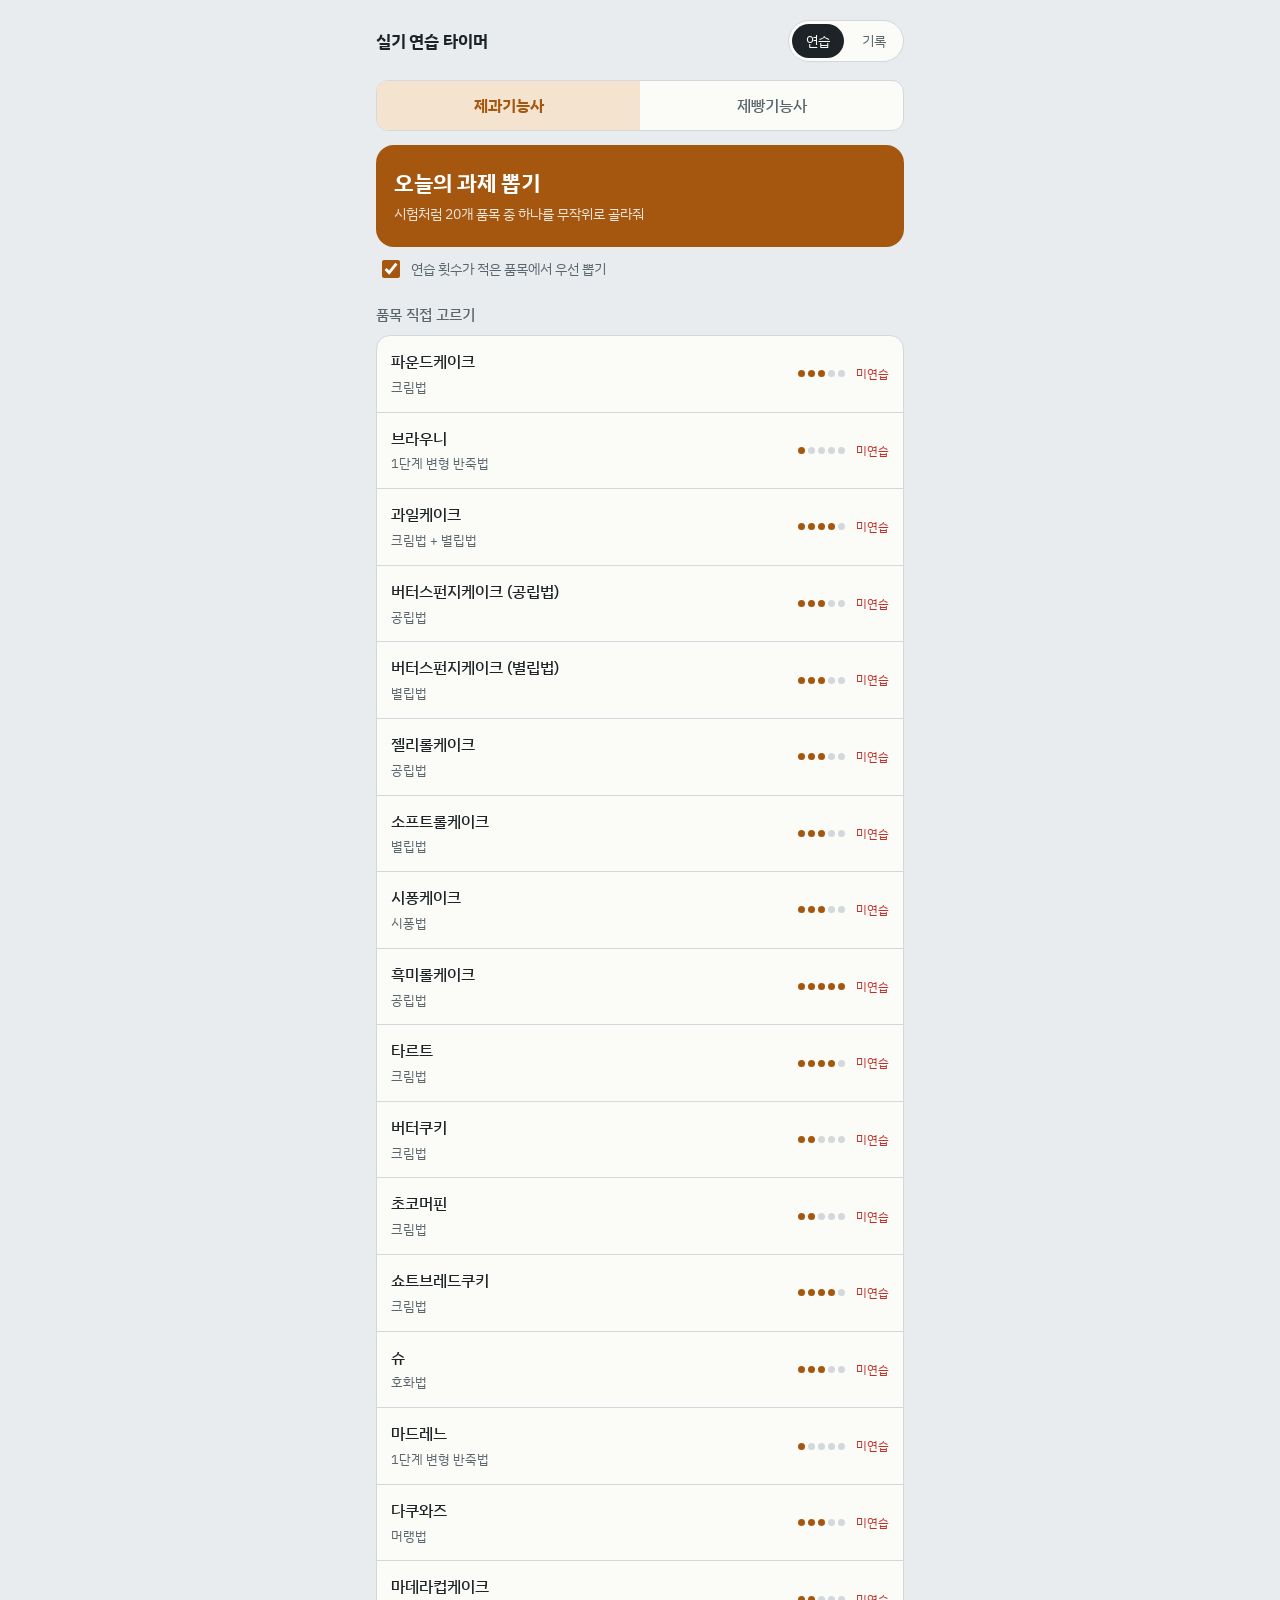
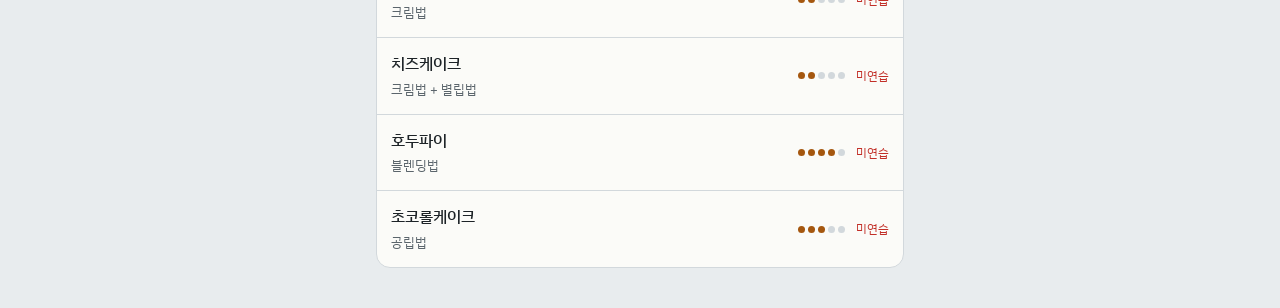
<file: index.html>
<!DOCTYPE html>
<html lang="ko">
<head>
<meta charset="utf-8">
<meta name="viewport" content="width=device-width, initial-scale=1, viewport-fit=cover">
<title>제과제빵 실기 연습 타이머</title>
<link rel="preconnect" href="https://fonts.googleapis.com">
<link rel="preconnect" href="https://fonts.gstatic.com" crossorigin>
<link href="https://fonts.googleapis.com/css2?family=IBM+Plex+Sans+KR:wght@400;500;700&display=swap" rel="stylesheet">
<link rel="stylesheet" href="css/style.css">
</head>
<body>
<div class="wrap">
  <header class="top">
    <h1>실기 연습 타이머</h1>
    <nav class="tabs" id="tabs">
      <button data-tab="home">연습</button>
      <button data-tab="history">기록</button>
    </nav>
  </header>
  <main id="app"></main>
</div>
<!-- 빌드 없이 file:// 로도 열리도록 일반 스크립트를 순서대로 로드 (뒤 파일이 앞 파일의 전역 선언을 사용) -->
<script src="js/utils.js"></script>
<script src="js/data.js"></script>
<script src="js/storage.js"></script>
<script src="js/alerts.js"></script>
<script src="js/step-guide.js"></script>
<script src="js/session.js"></script>
<script src="js/views.js"></script>
<script src="js/timer.js"></script>
<script src="js/app.js"></script>
</body>
</html>
</file>
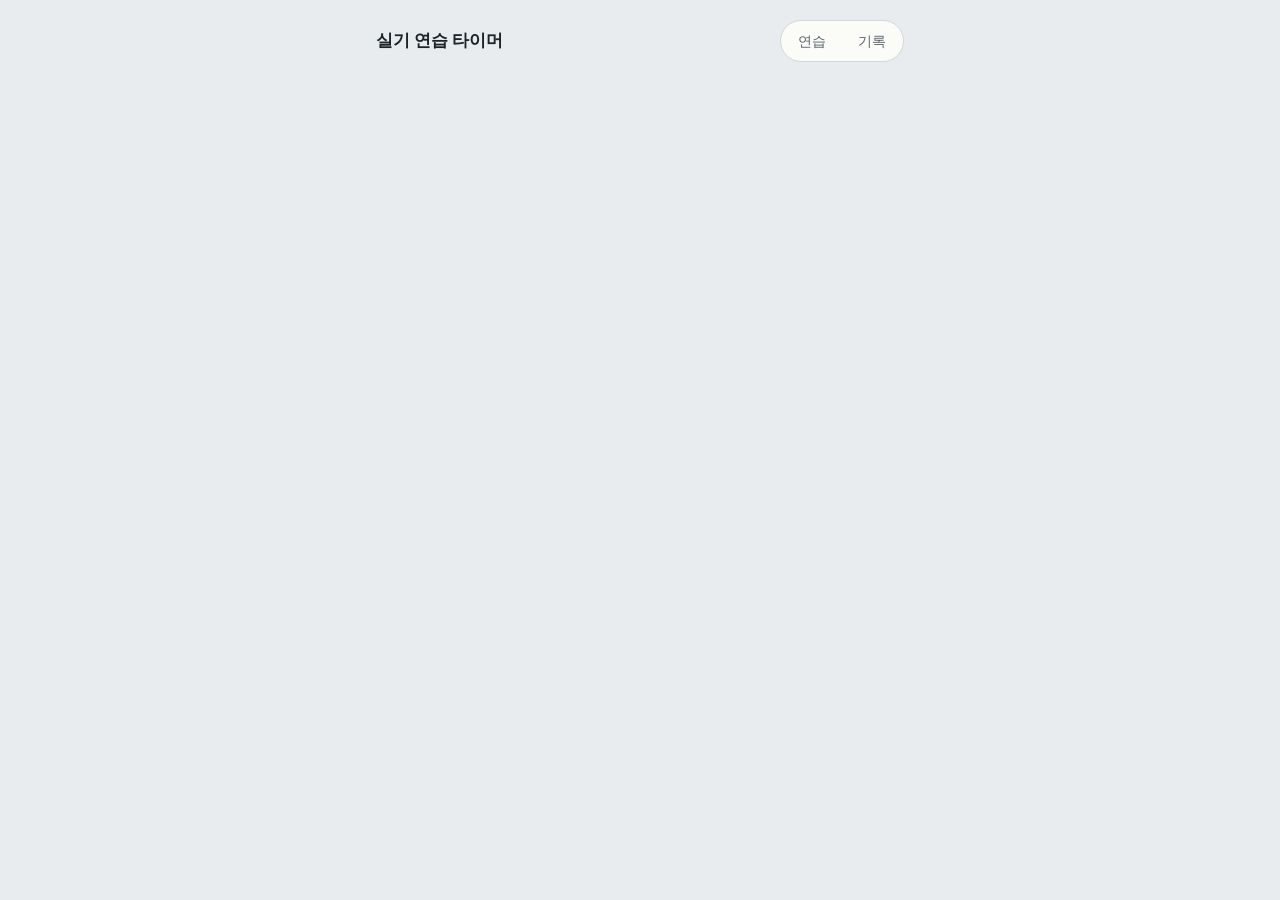
<file: bake-practice.html>
<!DOCTYPE html>
<html lang="ko">
<head>
<meta charset="utf-8">
<meta http-equiv="refresh" content="0; url=index.html">
<title>제과제빵 실기 연습 타이머</title>
</head>
<body>
<p><a href="index.html">index.html</a>로 이동했어요.</p>
</body>
</html>
</file>
<file: css/style.css>
:root{
  --bg:#E8ECEE; --paper:#FBFBF8; --ink:#1D2327; --muted:#5B656C; --line:#D2D8DC;
  --crust:#A5570F; --crust-soft:#F4E4CF; --alarm:#C22F28; --alarm-soft:#F8DEDC; --ok:#2E6A4E; --ok-soft:#DCEDE3;
  box-sizing:border-box;
  padding-top:env(safe-area-inset-top,0px); padding-bottom:env(safe-area-inset-bottom,0px);
}
@media (prefers-color-scheme:dark){
  :root:not([data-theme="light"]){
    --bg:#141819; --paper:#1E2326; --ink:#ECEFF0; --muted:#9BA4AA; --line:#2E3539;
    --crust:#E39445; --crust-soft:#3A2A1A; --alarm:#F2665F; --alarm-soft:#3D1F1D; --ok:#72C39B; --ok-soft:#1D3328;
  }
}
:root[data-theme="dark"]{
  --bg:#141819; --paper:#1E2326; --ink:#ECEFF0; --muted:#9BA4AA; --line:#2E3539;
  --crust:#E39445; --crust-soft:#3A2A1A; --alarm:#F2665F; --alarm-soft:#3D1F1D; --ok:#72C39B; --ok-soft:#1D3328;
}
html{scroll-padding-top:env(safe-area-inset-top,0px);}
*,*::before,*::after{box-sizing:border-box;}
body{margin:0;background:var(--bg);color:var(--ink);
  font-family:"IBM Plex Sans KR",-apple-system,"Apple SD Gothic Neo","Malgun Gothic",sans-serif;
  font-size:16px;line-height:1.55;-webkit-tap-highlight-color:transparent;}
.wrap{max-width:560px;margin:0 auto;padding:16px 16px 40px;}
header.top{display:flex;align-items:center;justify-content:space-between;gap:12px;margin:4px 0 18px;}
header.top h1{font-size:1.05rem;margin:0;font-weight:700;letter-spacing:-.01em;}
nav.tabs{display:flex;gap:4px;background:var(--paper);border:1px solid var(--line);border-radius:999px;padding:3px;}
nav.tabs button{border:0;background:transparent;color:var(--muted);font:inherit;font-size:.9rem;padding:6px 14px;border-radius:999px;cursor:pointer;}
nav.tabs button[aria-current="true"]{background:var(--ink);color:var(--paper);}
button{font:inherit;}
button:focus-visible,input:focus-visible,textarea:focus-visible,label:focus-within{outline:2px solid var(--crust);outline-offset:2px;}
.seg{display:grid;grid-template-columns:1fr 1fr;border:1px solid var(--line);border-radius:12px;overflow:hidden;background:var(--paper);margin-bottom:14px;}
.seg button{border:0;background:transparent;padding:12px;font-weight:500;color:var(--muted);cursor:pointer;}
.seg button[aria-pressed="true"]{background:var(--crust-soft);color:var(--crust);font-weight:700;}
.draw{width:100%;border:0;border-radius:18px;background:var(--crust);color:#fff;padding:22px 18px;text-align:left;cursor:pointer;display:block;}
.draw strong{display:block;font-size:1.35rem;letter-spacing:-.02em;}
.draw span{opacity:.85;font-size:.9rem;}
.opt{display:flex;align-items:center;gap:8px;margin:10px 2px 22px;color:var(--muted);font-size:.9rem;}
.opt input{width:18px;height:18px;accent-color:var(--crust);}
h2{font-size:.95rem;color:var(--muted);font-weight:500;margin:0 0 8px;}
.list{background:var(--paper);border:1px solid var(--line);border-radius:14px;overflow:hidden;}
.row{display:flex;align-items:center;justify-content:space-between;gap:10px;width:100%;border:0;background:transparent;color:inherit;text-align:left;padding:13px 14px;border-top:1px solid var(--line);cursor:pointer;}
.row:first-child{border-top:0;}
.row .nm{font-weight:500;}
.row .mt{font-size:.8rem;color:var(--muted);}
.row .right{display:flex;align-items:center;gap:10px;flex-shrink:0;}
.dots{display:inline-flex;gap:3px;}
.dots i{width:7px;height:7px;border-radius:50%;background:var(--line);display:block;}
.dots i.on{background:var(--crust);}
.cnt{font-size:.78rem;color:var(--muted);min-width:34px;text-align:right;}
.cnt.zero{color:var(--alarm);}
.card{background:var(--paper);border:1px solid var(--line);border-radius:16px;padding:18px;margin-bottom:14px;}
.item-title{font-size:1.9rem;font-weight:700;letter-spacing:-.03em;line-height:1.2;margin:0 0 6px;}
.meta{color:var(--muted);font-size:.9rem;display:flex;gap:10px;align-items:center;flex-wrap:wrap;}
ul.tips{margin:10px 0 0;padding-left:1.1em;}
ul.tips li{margin:4px 0;}
.fields{display:grid;grid-template-columns:1fr 1fr;gap:10px;}
.field label{display:block;font-size:.82rem;color:var(--muted);margin-bottom:4px;}
.field input{width:100%;font:inherit;font-size:1.2rem;padding:10px 12px;border:1px solid var(--line);border-radius:10px;background:var(--bg);color:var(--ink);font-variant-numeric:tabular-nums;}
.note{font-size:.82rem;color:var(--muted);margin:10px 0 0;}
.btn{display:block;width:100%;border:0;border-radius:14px;padding:16px;font-weight:700;font-size:1.05rem;cursor:pointer;}
.btn.primary{background:var(--ink);color:var(--paper);}
.btn.ghost{background:transparent;color:var(--ink);border:1px solid var(--line);font-weight:500;}
.btn.danger{background:transparent;color:var(--alarm);border:1px solid var(--line);font-weight:500;}
.btns{display:grid;gap:8px;margin-top:12px;}
.btns.two{grid-template-columns:1fr 1fr;}
/* 실행 화면 */
.dialbox{position:relative;width:min(78vw,300px);aspect-ratio:1;margin:4px auto 6px;}
.dialbox svg{width:100%;height:100%;transform:rotate(-90deg);}
.dial-bg{stroke:var(--line);}
.dial-fg{stroke:var(--crust);transition:stroke-dashoffset .25s linear;}
.over .dial-fg{stroke:var(--alarm);}
.dial-center{position:absolute;inset:0;display:flex;flex-direction:column;align-items:center;justify-content:center;text-align:center;}
.dial-time{font-size:clamp(2.6rem,13vw,3.6rem);font-weight:700;letter-spacing:-.04em;font-variant-numeric:tabular-nums;line-height:1;}
.over .dial-time{color:var(--alarm);}
.dial-sub{font-size:.85rem;color:var(--muted);margin-top:6px;}
.run-name{text-align:center;font-weight:700;font-size:1.15rem;margin:0;}
.paused-flag{text-align:center;color:var(--crust);font-weight:700;margin:4px 0 0;}
.weigh{display:flex;justify-content:space-between;align-items:center;background:var(--crust-soft);color:var(--crust);border-radius:12px;padding:10px 14px;margin:12px 0;font-weight:500;}
.weigh.late{background:var(--alarm-soft);color:var(--alarm);}
.weigh b{font-variant-numeric:tabular-nums;font-size:1.3rem;}
ol.steps{list-style:none;margin:0;padding:0;counter-reset:s;}
ol.steps li{display:grid;grid-template-columns:26px 1fr;column-gap:12px;align-items:center;padding:11px 12px;border-top:1px solid var(--line);}
ol.steps li:first-child{border-top:0;}
ol.steps li::before{counter-increment:s;content:counter(s);flex:0 0 26px;height:26px;border-radius:50%;border:1px solid var(--line);display:flex;align-items:center;justify-content:center;font-size:.78rem;color:var(--muted);}
ol.steps li.done{color:var(--muted);}
ol.steps li.done::before{content:"✓";background:var(--ok-soft);color:var(--ok);border-color:transparent;}
ol.steps li.cur{background:var(--crust-soft);}
ol.steps li.cur::before{background:var(--crust);color:#fff;border-color:transparent;}
ol.steps .sn{flex:1;}
.sh{display:flex;align-items:center;justify-content:space-between;gap:10px;width:100%;border:0;background:transparent;color:inherit;text-align:left;padding:0;cursor:pointer;font:inherit;}
.sh .chev{font-size:.75rem;color:var(--muted);transition:transform .15s;}
.sh[aria-expanded="true"] .chev{transform:rotate(90deg);}
.sd{grid-column:2;margin-top:8px;font-size:.9rem;color:var(--ink);background:var(--paper);border:1px solid var(--line);border-radius:10px;padding:10px 12px;}
.sd ul{margin:0;padding-left:1.1em;}
.sd li{display:list-item;padding:2px 0;border:0;}
.sd li::before{content:none;}
.sd .sub{font-size:.8rem;color:var(--muted);margin:8px 0 4px;}
.wlist label{display:flex;align-items:center;gap:10px;padding:5px 0;}
.wlist input{width:20px;height:20px;accent-color:var(--ok);flex-shrink:0;}
.wlist .amt{margin-left:auto;font-variant-numeric:tabular-nums;font-weight:700;}
.wlist label.got{color:var(--muted);text-decoration:line-through;}
.bjcalc{display:grid;grid-template-columns:repeat(3,1fr);gap:6px;margin-top:6px;}
.bjcalc input{width:100%;font:inherit;padding:6px 8px;border:1px solid var(--line);border-radius:8px;background:var(--bg);color:var(--ink);font-variant-numeric:tabular-nums;}
.bjcalc span{font-size:.72rem;color:var(--muted);display:block;margin-bottom:2px;}
.bjout{margin-top:6px;font-weight:700;font-variant-numeric:tabular-nums;}
.recipe textarea{min-height:140px;}
ol.steps li.cur .sn{font-weight:700;}
ol.steps .st{font-size:.8rem;font-variant-numeric:tabular-nums;color:var(--muted);}
.stepbtn{position:sticky;bottom:calc(10px + env(safe-area-inset-bottom,0px));margin-top:12px;box-shadow:0 6px 18px rgba(0,0,0,.18);background:var(--crust);color:#fff;}
details{margin-top:4px;}
summary{cursor:pointer;color:var(--muted);font-size:.9rem;padding:4px 0;}
/* 결과 */
.bigstat{font-size:2.4rem;font-weight:700;letter-spacing:-.03em;font-variant-numeric:tabular-nums;line-height:1.1;}
.bigstat.over{color:var(--alarm);}
.bars .b{display:grid;grid-template-columns:1fr auto;gap:2px 10px;margin:8px 0;font-size:.88rem;}
.bars .track{grid-column:1/-1;height:6px;background:var(--line);border-radius:3px;overflow:hidden;}
.bars .fill{height:100%;background:var(--crust);}
.checks label{display:flex;align-items:center;gap:10px;padding:8px 0;}
.checks input{width:20px;height:20px;accent-color:var(--ok);}
textarea{width:100%;min-height:80px;font:inherit;padding:10px 12px;border:1px solid var(--line);border-radius:10px;background:var(--bg);color:var(--ink);resize:vertical;}
.hist .row{cursor:default;align-items:flex-start;flex-direction:column;gap:2px;}
.hist .l1{display:flex;justify-content:space-between;width:100%;gap:10px;}
.hist .memo{font-size:.85rem;color:var(--muted);white-space:pre-wrap;}
.pill{font-size:.75rem;padding:2px 8px;border-radius:999px;background:var(--ok-soft);color:var(--ok);}
.pill.bad{background:var(--alarm-soft);color:var(--alarm);}
.grid{display:grid;grid-template-columns:repeat(auto-fill,minmax(120px,1fr));gap:6px;}
.grid div{background:var(--paper);border:1px solid var(--line);border-radius:10px;padding:8px 10px;font-size:.82rem;}
.grid div b{display:block;font-size:1.1rem;font-variant-numeric:tabular-nums;}
.grid div.zero b{color:var(--alarm);}
.shuffle{font-size:1.9rem;font-weight:700;text-align:center;padding:60px 0;letter-spacing:-.03em;color:var(--crust);}
.empty{padding:28px 16px;text-align:center;color:var(--muted);}
@media (prefers-reduced-motion:reduce){.dial-fg{transition:none;}}
</file>
